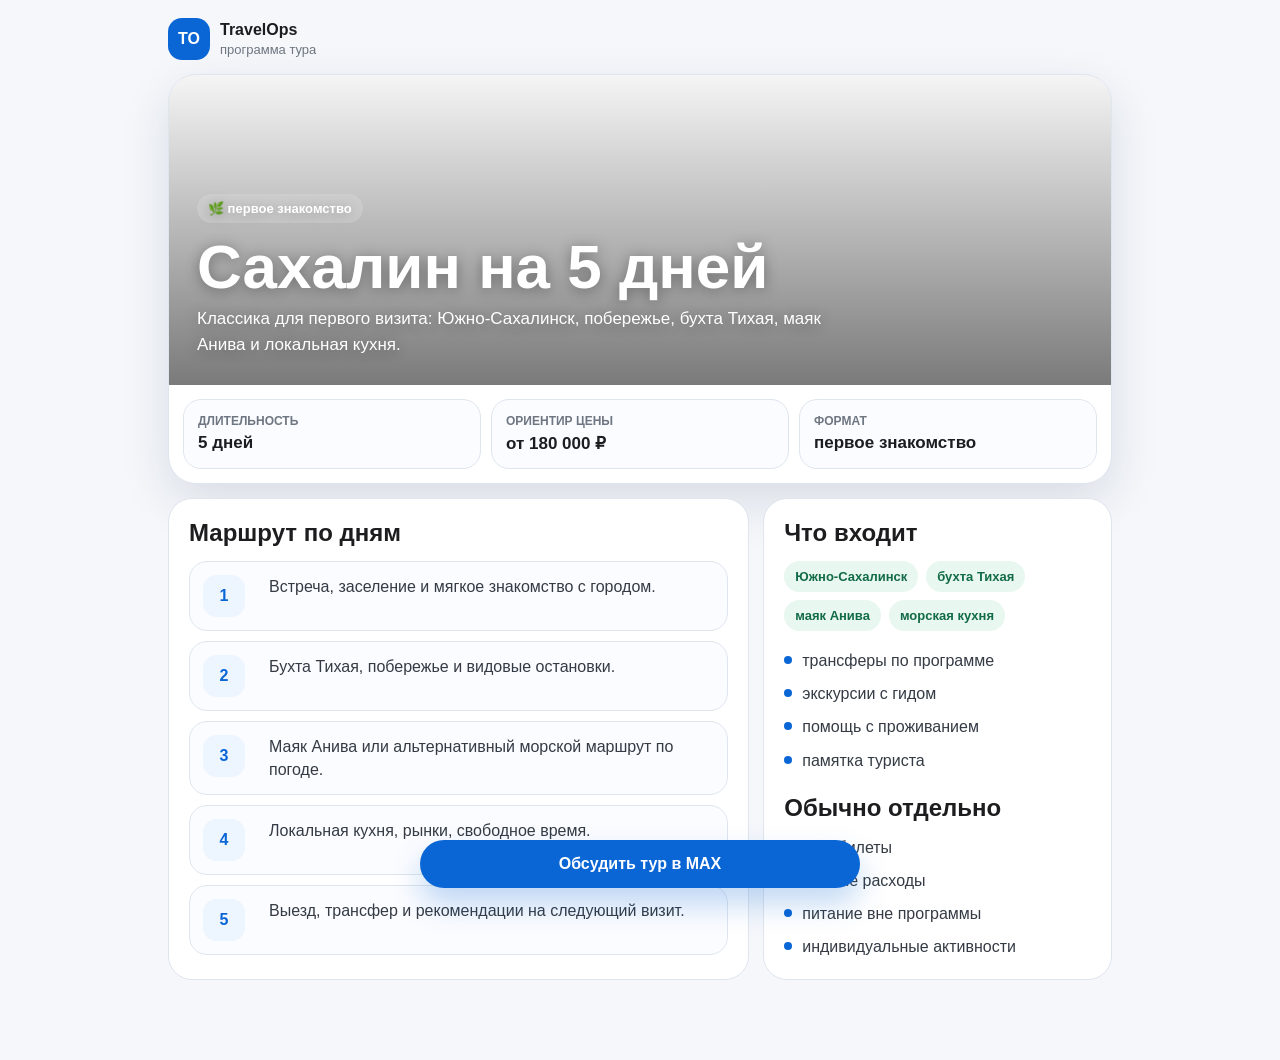
<file: program.html>
<!doctype html>
<html lang="ru">
<head>
  <meta charset="utf-8">
  <meta name="viewport" content="width=device-width, initial-scale=1">
  <title>Программа тура · TravelOps</title>
  <style>
    :root {
      color-scheme: light;
      --bg: #f5f7fb;
      --card: #ffffff;
      --text: #1d1d1f;
      --muted: #6e7681;
      --line: #dfe5ee;
      --blue: #0a66d5;
      --blue-dark: #17406f;
      --green: #e8f7ef;
      --green-text: #126b47;
      --shadow: 0 18px 50px rgba(20, 35, 55, 0.12);
    }

    * { box-sizing: border-box; }

    body {
      margin: 0;
      background: var(--bg);
      color: var(--text);
      font-family: Inter, Manrope, -apple-system, BlinkMacSystemFont, "Segoe UI", Arial, sans-serif;
      letter-spacing: 0;
    }

    .shell {
      width: min(980px, 100%);
      margin: 0 auto;
      padding: 18px;
    }

    .topbar {
      display: flex;
      align-items: center;
      justify-content: space-between;
      gap: 12px;
      margin-bottom: 14px;
    }

    .brand {
      display: flex;
      align-items: center;
      gap: 10px;
      min-width: 0;
    }

    .logo {
      display: grid;
      place-items: center;
      width: 42px;
      height: 42px;
      border-radius: 14px;
      background: var(--blue);
      color: white;
      font-weight: 800;
    }

    .brand strong {
      display: block;
      font-size: 16px;
      line-height: 1.1;
    }

    .brand span {
      display: block;
      margin-top: 3px;
      color: var(--muted);
      font-size: 13px;
    }

    .hero {
      overflow: hidden;
      border: 1px solid var(--line);
      border-radius: 28px;
      background: var(--card);
      box-shadow: var(--shadow);
    }

    .hero-image {
      min-height: 310px;
      background: linear-gradient(180deg, rgba(0,0,0,.04), rgba(0,0,0,.52)), var(--image);
      background-position: center;
      background-size: cover;
      display: flex;
      align-items: flex-end;
      padding: 28px;
    }

    .hero-content {
      max-width: 700px;
      color: white;
      text-shadow: 0 2px 14px rgba(0,0,0,.35);
    }

    .eyebrow {
      display: inline-flex;
      align-items: center;
      gap: 8px;
      padding: 7px 11px;
      border-radius: 999px;
      background: rgba(255,255,255,.18);
      backdrop-filter: blur(14px);
      font-size: 13px;
      font-weight: 700;
    }

    h1 {
      margin: 14px 0 8px;
      font-size: clamp(34px, 7vw, 62px);
      line-height: .98;
      letter-spacing: 0;
    }

    .summary {
      margin: 0;
      max-width: 640px;
      font-size: 17px;
      line-height: 1.5;
    }

    .quick {
      display: grid;
      grid-template-columns: repeat(3, 1fr);
      gap: 10px;
      padding: 14px;
    }

    .quick-item {
      border: 1px solid var(--line);
      border-radius: 18px;
      padding: 14px;
      background: #fbfcff;
    }

    .label {
      display: block;
      color: var(--muted);
      font-size: 12px;
      font-weight: 800;
      text-transform: uppercase;
    }

    .value {
      display: block;
      margin-top: 5px;
      font-size: 17px;
      font-weight: 800;
    }

    .grid {
      display: grid;
      grid-template-columns: 1.25fr .75fr;
      gap: 14px;
      margin-top: 14px;
    }

    .card {
      border: 1px solid var(--line);
      border-radius: 24px;
      background: var(--card);
      padding: 20px;
    }

    .card h2 {
      margin: 0 0 14px;
      font-size: 24px;
      letter-spacing: 0;
    }

    .days {
      display: grid;
      gap: 10px;
    }

    .day {
      display: grid;
      grid-template-columns: 54px 1fr;
      gap: 12px;
      align-items: start;
      border: 1px solid var(--line);
      border-radius: 18px;
      padding: 13px;
      background: #fbfcff;
    }

    .day-number {
      display: grid;
      place-items: center;
      width: 42px;
      height: 42px;
      border-radius: 14px;
      background: #edf5ff;
      color: var(--blue);
      font-weight: 900;
    }

    .day p {
      margin: 0;
      line-height: 1.45;
      color: #343b44;
    }

    .chips {
      display: flex;
      flex-wrap: wrap;
      gap: 8px;
      margin-bottom: 18px;
    }

    .chip {
      padding: 8px 11px;
      border-radius: 999px;
      background: var(--green);
      color: var(--green-text);
      font-size: 13px;
      font-weight: 800;
    }

    ul {
      margin: 0;
      padding: 0;
      list-style: none;
      display: grid;
      gap: 10px;
    }

    li {
      display: flex;
      gap: 10px;
      line-height: 1.45;
      color: #343b44;
    }

    li::before {
      content: "";
      flex: 0 0 8px;
      width: 8px;
      height: 8px;
      margin-top: 7px;
      border-radius: 50%;
      background: var(--blue);
    }

    .cta {
      position: sticky;
      bottom: 12px;
      display: flex;
      justify-content: center;
      margin-top: 14px;
      pointer-events: none;
    }

    .cta a {
      pointer-events: auto;
      width: min(440px, 100%);
      padding: 15px 18px;
      border-radius: 999px;
      background: var(--blue);
      color: white;
      text-align: center;
      text-decoration: none;
      font-weight: 900;
      box-shadow: 0 16px 30px rgba(10, 102, 213, .25);
    }

    @media (max-width: 760px) {
      .shell { padding: 12px; }
      .hero { border-radius: 22px; }
      .hero-image { min-height: 420px; padding: 18px; }
      .quick, .grid { grid-template-columns: 1fr; }
      .quick { padding: 12px; }
      .card { padding: 16px; border-radius: 20px; }
      .topbar { align-items: flex-start; }
      .day { grid-template-columns: 46px 1fr; }
    }
  </style>
</head>
<body>
  <main class="shell">
    <div class="topbar">
      <div class="brand">
        <div class="logo">TO</div>
        <div>
          <strong>TravelOps</strong>
          <span>программа тура</span>
        </div>
      </div>
    </div>

    <section class="hero" id="hero">
      <div class="hero-image" id="heroImage">
        <div class="hero-content">
          <span class="eyebrow" id="eyebrow"></span>
          <h1 id="title"></h1>
          <p class="summary" id="summary"></p>
        </div>
      </div>
      <div class="quick">
        <div class="quick-item">
          <span class="label">Длительность</span>
          <span class="value" id="duration"></span>
        </div>
        <div class="quick-item">
          <span class="label">Ориентир цены</span>
          <span class="value" id="price"></span>
        </div>
        <div class="quick-item">
          <span class="label">Формат</span>
          <span class="value" id="format"></span>
        </div>
      </div>
    </section>

    <section class="grid">
      <article class="card">
        <h2>Маршрут по дням</h2>
        <div class="days" id="days"></div>
      </article>
      <aside class="card">
        <h2>Что входит</h2>
        <div class="chips" id="highlights"></div>
        <ul id="includes"></ul>
        <h2 style="margin-top:22px">Обычно отдельно</h2>
        <ul id="extra"></ul>
      </aside>
    </section>

    <div class="cta">
      <a href="https://max.ru/id2540295426_bot">Обсудить тур в MAX</a>
    </div>
  </main>

  <script>
    const tours = [
      {
        id: "sakhalin-5",
        emoji: "🌿",
        title: "Сахалин на 5 дней",
        duration: "5 дней",
        price: "от 180 000 ₽",
        format: "первое знакомство",
        image: "https://cultsakhalin.ru/uploads/bd38de48d85149620a7d3f37e509b40c_w600_h400_cx0_cy0_cw1280_ch853.jpg",
        summary: "Классика для первого визита: Южно-Сахалинск, побережье, бухта Тихая, маяк Анива и локальная кухня.",
        highlights: ["Южно-Сахалинск", "бухта Тихая", "маяк Анива", "морская кухня"],
        includes: ["трансферы по программе", "экскурсии с гидом", "помощь с проживанием", "памятка туриста"],
        extra: ["авиабилеты", "личные расходы", "питание вне программы", "индивидуальные активности"],
        days: ["Встреча, заселение и мягкое знакомство с городом.", "Бухта Тихая, побережье и видовые остановки.", "Маяк Анива или альтернативный морской маршрут по погоде.", "Локальная кухня, рынки, свободное время.", "Выезд, трансфер и рекомендации на следующий визит."],
      },
      {
        id: "aniva-tikhaya",
        emoji: "🌊",
        title: "Анива + бухта Тихая",
        duration: "4 дня",
        price: "от 145 000 ₽",
        format: "фото и море",
        image: "https://1zoom.club/uploads/posts/2023-05/1684282522_1zoom-club-p-mayak-aniva-deistvuyushchii-1.jpg",
        summary: "Маршрут для тех, кто хочет самые узнаваемые виды Сахалина без длинной экспедиции.",
        highlights: ["маяк Анива", "бухта Тихая", "мыс Великан", "видовые остановки"],
        includes: ["гид", "трансфер к локациям", "план по погоде", "фототочки маршрута"],
        extra: ["катер при морском выходе", "авиабилеты", "личные расходы", "повышение категории отеля"],
        days: ["Прилет, заселение, вечерняя прогулка.", "Бухта Тихая и восточное побережье.", "Маяк Анива: выход по погоде или наземная замена.", "Мыс Великан, сувениры и выезд."],
      },
      {
        id: "busse-yuzhno",
        emoji: "🦪",
        title: "Южно-Сахалинск + Буссе",
        duration: "3 дня",
        price: "от 75 000 ₽",
        format: "короткая поездка",
        image: "https://cultsakhalin.ru/uploads/1fc1be2d5b438058148d3bd795431181_w600_h400_cx0_cy39_cw1024_ch683.jpg",
        summary: "Компактный маршрут: город, лагуна Буссе, морская гастрономия и вечерняя экскурсия.",
        highlights: ["Южно-Сахалинск", "лагуна Буссе", "морепродукты", "вечерний город"],
        includes: ["обзорная экскурсия", "подбор активностей", "трансфер по запросу", "сопровождение менеджера"],
        extra: ["индивидуальная доплата за Буссе", "авиабилеты", "проживание выше базовой категории"],
        days: ["Прилет, заселение и обзорная прогулка.", "Лагуна Буссе и гастрономическая программа.", "Свободное время, покупки, трансфер в аэропорт."],
      },
      {
        id: "iturup",
        emoji: "⛰️",
        title: "Итуруп: Белые скалы",
        duration: "6 дней",
        price: "от 390 000 ₽",
        format: "Курилы",
        image: "https://cultsakhalin.ru/uploads/e6db6de65a9fbcaaa19f5ae5620471fd.jpg",
        summary: "Курильский маршрут с Белыми скалами, черным песком, лавовыми плато и горячими источниками.",
        highlights: ["Белые скалы", "лавовые плато", "горячие источники", "Охотское море"],
        includes: ["план перелетов", "местные трансферы", "гид на маршруте", "резервный план по погоде"],
        extra: ["авиабилеты", "страховка", "питание вне программы", "дополнительные источники"],
        days: ["Перелет на Итуруп и размещение.", "Белые скалы и черный песок.", "Вулканические плато и горячие источники.", "Свободный день под погоду.", "Локальная кухня и видовые точки.", "Возврат на Сахалин."],
      },
      {
        id: "kunashir",
        emoji: "🗿",
        title: "Кунашир: мыс Столбчатый",
        duration: "7 дней",
        price: "от 430 000 ₽",
        format: "Курилы",
        image: "https://cultsakhalin.ru/uploads/eba45a4acb7afeaf68dcc0a23324808a.jpg",
        summary: "Маршрут для любителей мощной природы: базальтовые колонны, вулканы, термальные источники и океан.",
        highlights: ["мыс Столбчатый", "вулканы", "термальные источники", "океанские панорамы"],
        includes: ["маршрутный план", "трансферы на острове", "гид", "контроль погодных окон"],
        extra: ["авиабилеты", "питание вне программы", "страховка", "индивидуальный транспорт"],
        days: ["Перелет и заселение.", "Мыс Столбчатый и побережье.", "Термальные источники.", "Вулканический маршрут по погоде.", "Запасной день.", "Свободное время.", "Возвращение."],
      },
      {
        id: "vip-weekend",
        emoji: "✨",
        title: "VIP выходные на Сахалине",
        duration: "3 дня",
        price: "от 350 000 ₽",
        format: "индивидуально",
        image: "https://1zoom.club/uploads/posts/2023-05/1684282477_1zoom-club-p-mayak-aniva-deistvuyushchii-4.jpg",
        summary: "Индивидуальная поездка без группы: водитель, красивые локации, рестораны и маршрут под настроение.",
        highlights: ["персональный водитель", "видовые локации", "рестораны", "гибкий маршрут"],
        includes: ["персональный маршрут", "водитель", "подбор ресторанов", "связь с менеджером"],
        extra: ["премиальное проживание", "закрытые экскурсии", "дополнительные брони", "нестандартная логистика"],
        days: ["Встреча, заселение, ужин.", "Индивидуальный маршрут: море, город или горы.", "Свободное утро, покупки, трансфер."],
      },
      {
        id: "corporate",
        emoji: "🧭",
        title: "Корпоративная группа",
        duration: "3-5 дней",
        price: "от 1 200 000 ₽",
        format: "B2B",
        image: "https://cultsakhalin.ru/uploads/1fc1be2d5b438058148d3bd795431181_w600_h400_cx0_cy39_cw1024_ch683.jpg",
        summary: "Формат для бизнеса: списки участников, рассадки, трансферы, программа, документы и контроль задач.",
        highlights: ["групповые трансферы", "участники", "программа мероприятий", "отчетность"],
        includes: ["список участников", "групповые трансферы", "программа мероприятий", "отчетные документы"],
        extra: ["дополнительные автомобили", "нестандартные площадки", "персональные маршруты участников"],
        days: ["Прибытие группы, встреча и расселение.", "Деловая или экскурсионная программа.", "Групповые трансферы и индивидуальные задачи.", "Отчетные документы и выезд."],
      },
    ];

    const params = new URLSearchParams(location.search);
    const tour = tours.find((item) => item.id === params.get("tour")) || tours[0];

    document.title = `${tour.title} · TravelOps`;
    document.getElementById("heroImage").style.setProperty("--image", `url("${tour.image}")`);
    document.getElementById("eyebrow").textContent = `${tour.emoji} ${tour.format}`;
    document.getElementById("title").textContent = tour.title;
    document.getElementById("summary").textContent = tour.summary;
    document.getElementById("duration").textContent = tour.duration;
    document.getElementById("price").textContent = tour.price;
    document.getElementById("format").textContent = tour.format;

    document.getElementById("days").innerHTML = tour.days.map((day, index) => `
      <div class="day">
        <div class="day-number">${index + 1}</div>
        <p>${day}</p>
      </div>
    `).join("");
    document.getElementById("highlights").innerHTML = tour.highlights.map((item) => `<span class="chip">${item}</span>`).join("");
    document.getElementById("includes").innerHTML = tour.includes.map((item) => `<li>${item}</li>`).join("");
    document.getElementById("extra").innerHTML = tour.extra.map((item) => `<li>${item}</li>`).join("");
  </script>
</body>
</html>
</file>
